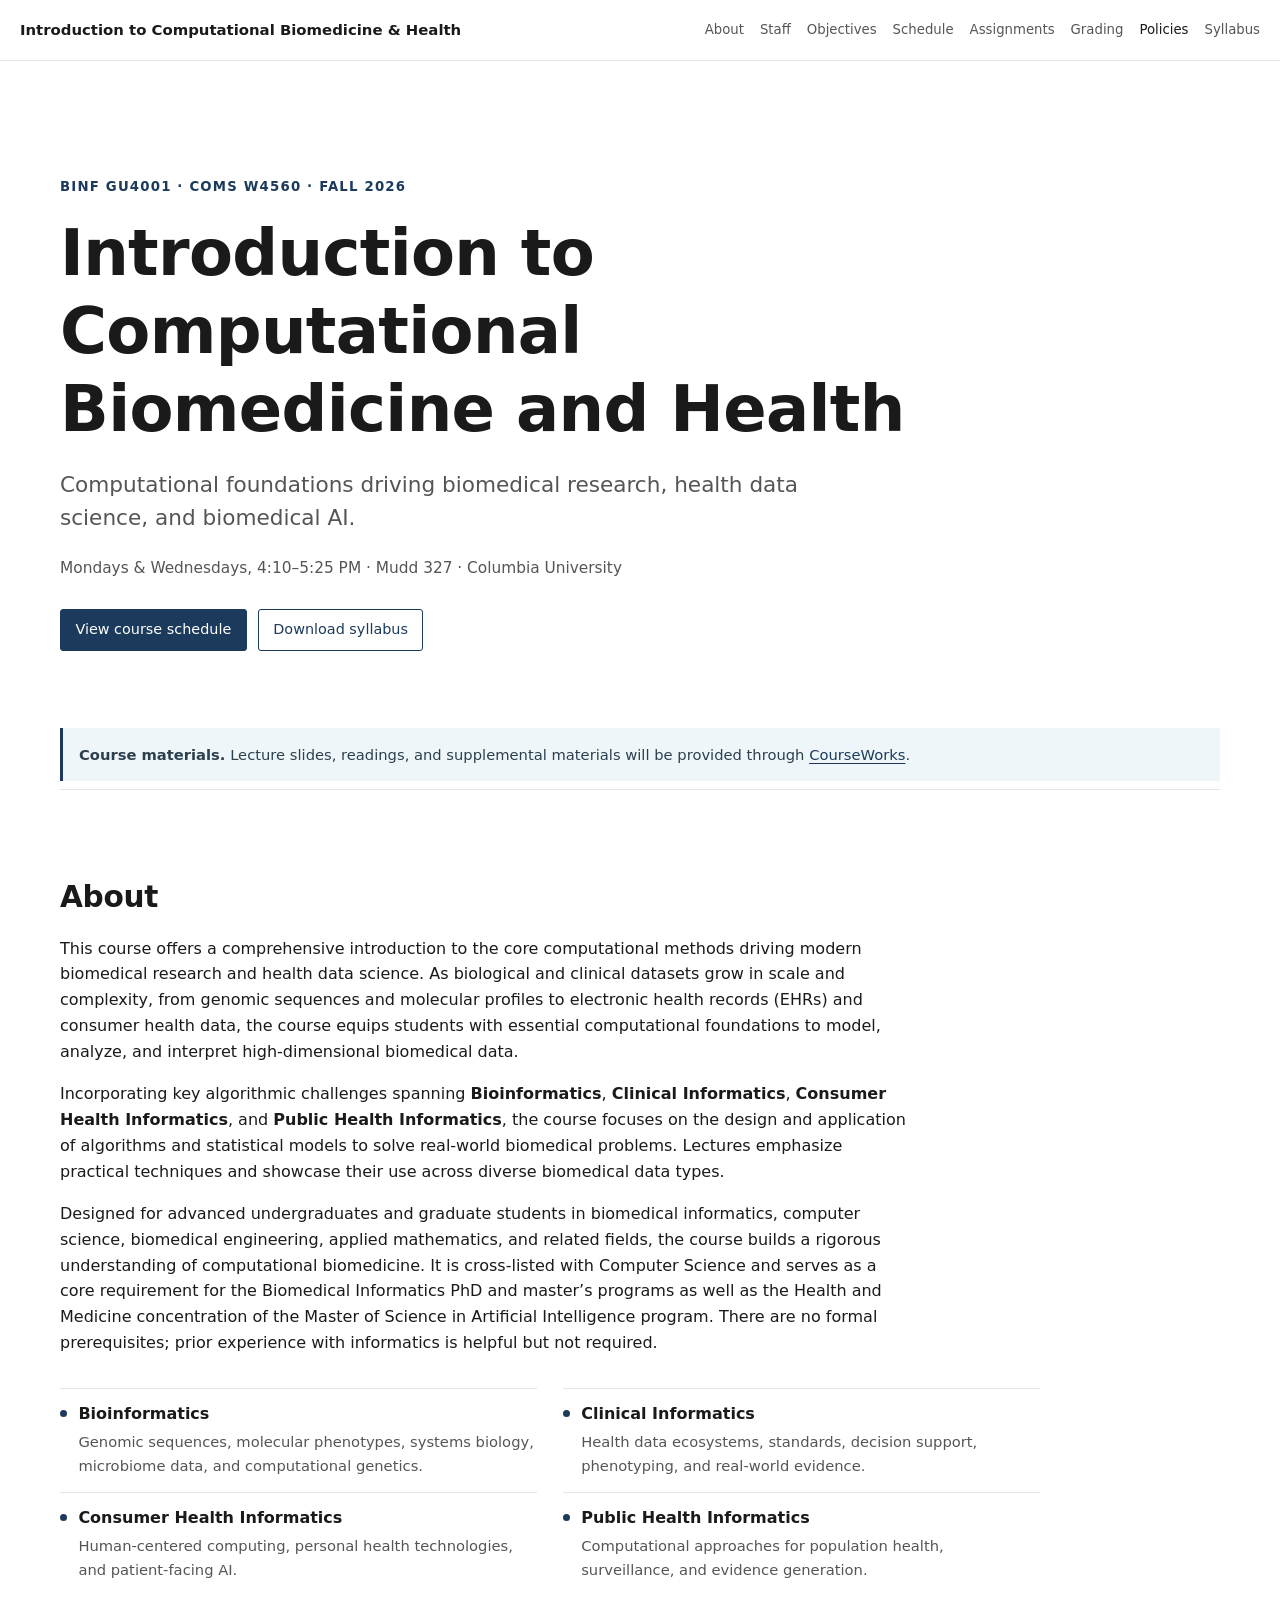
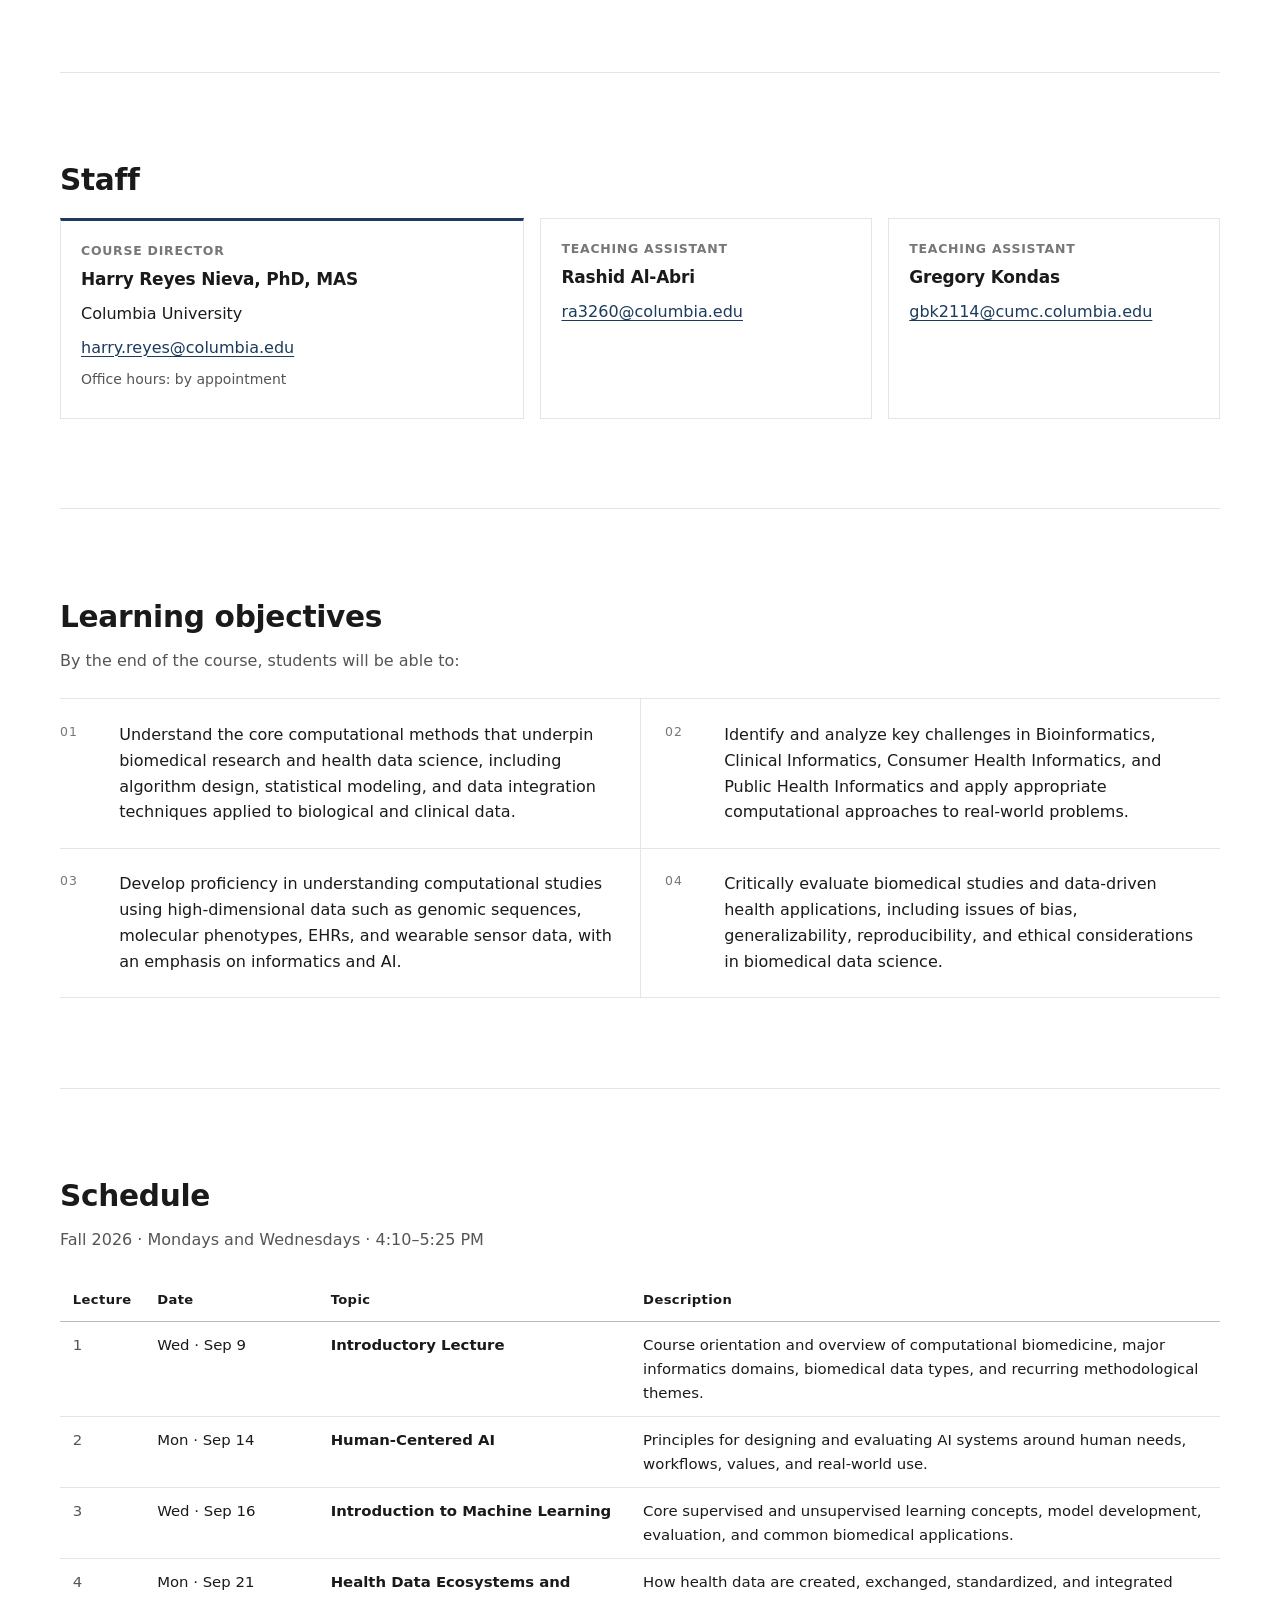
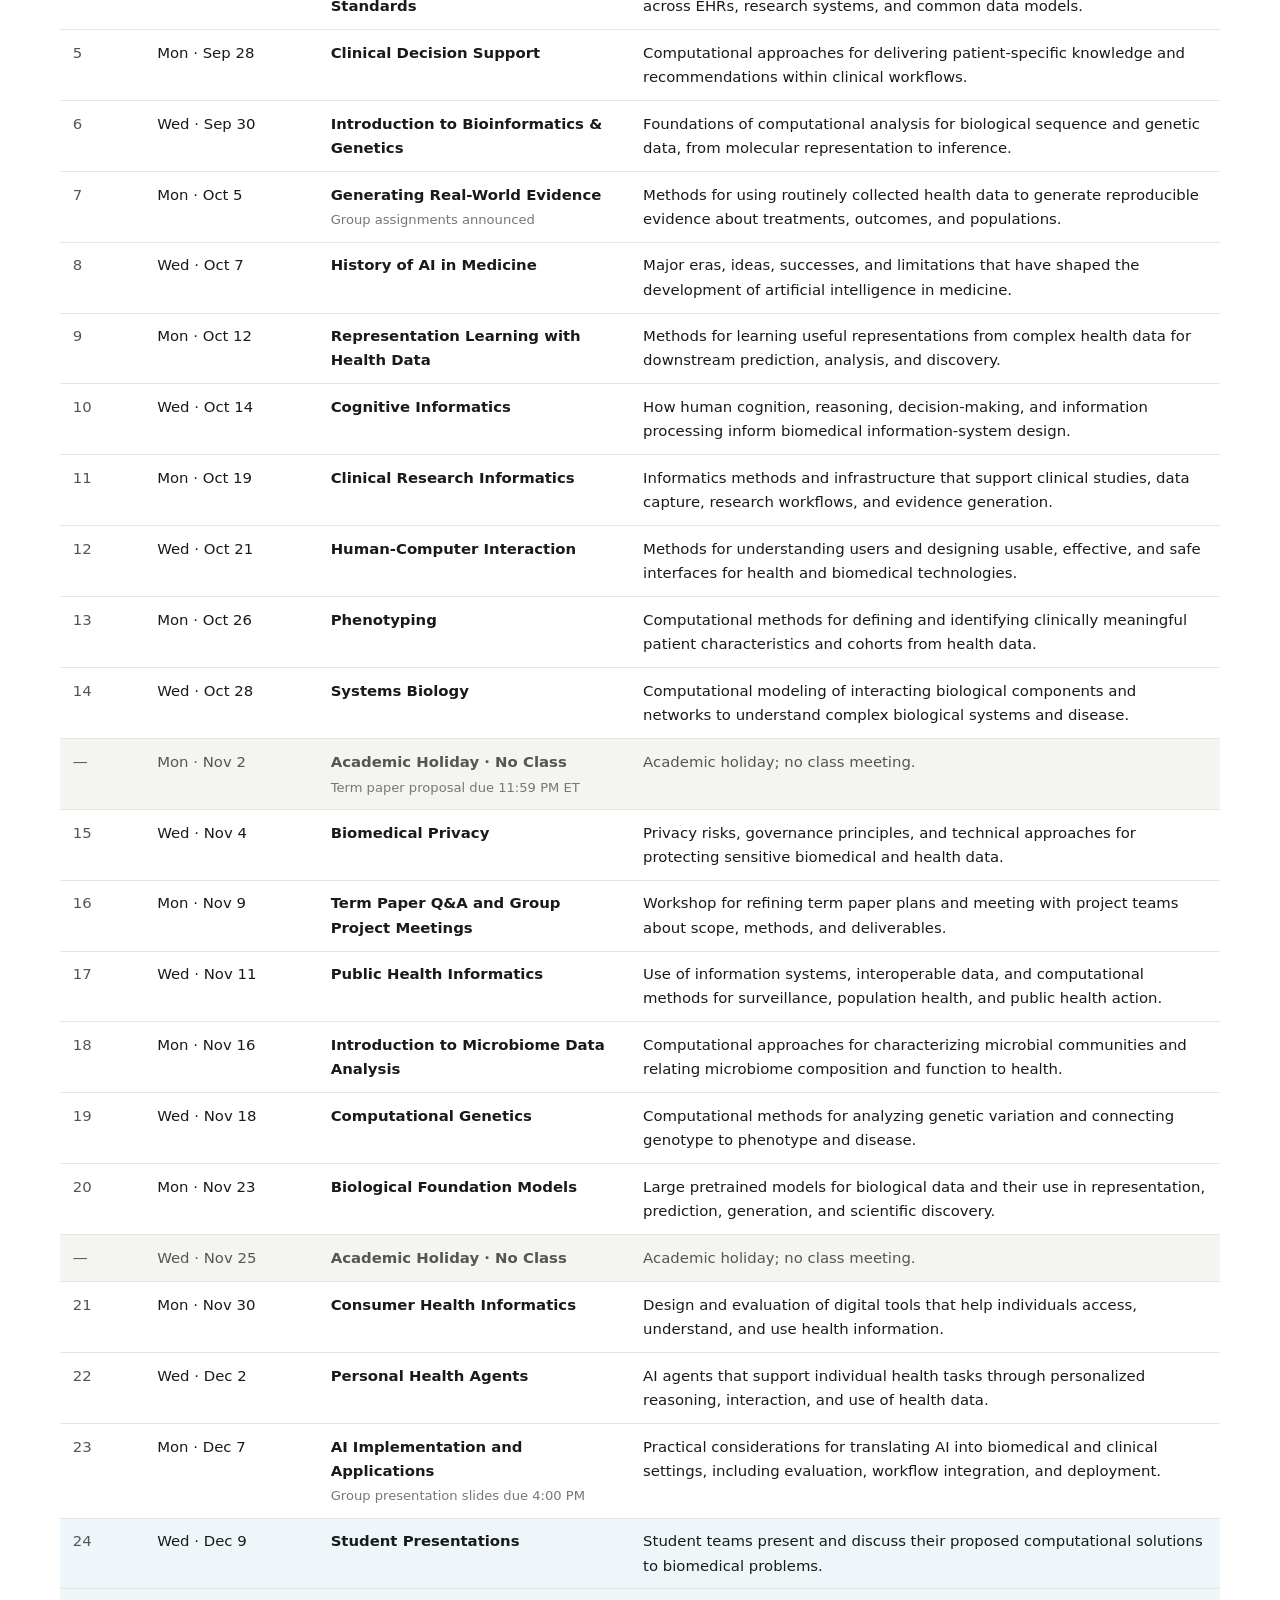
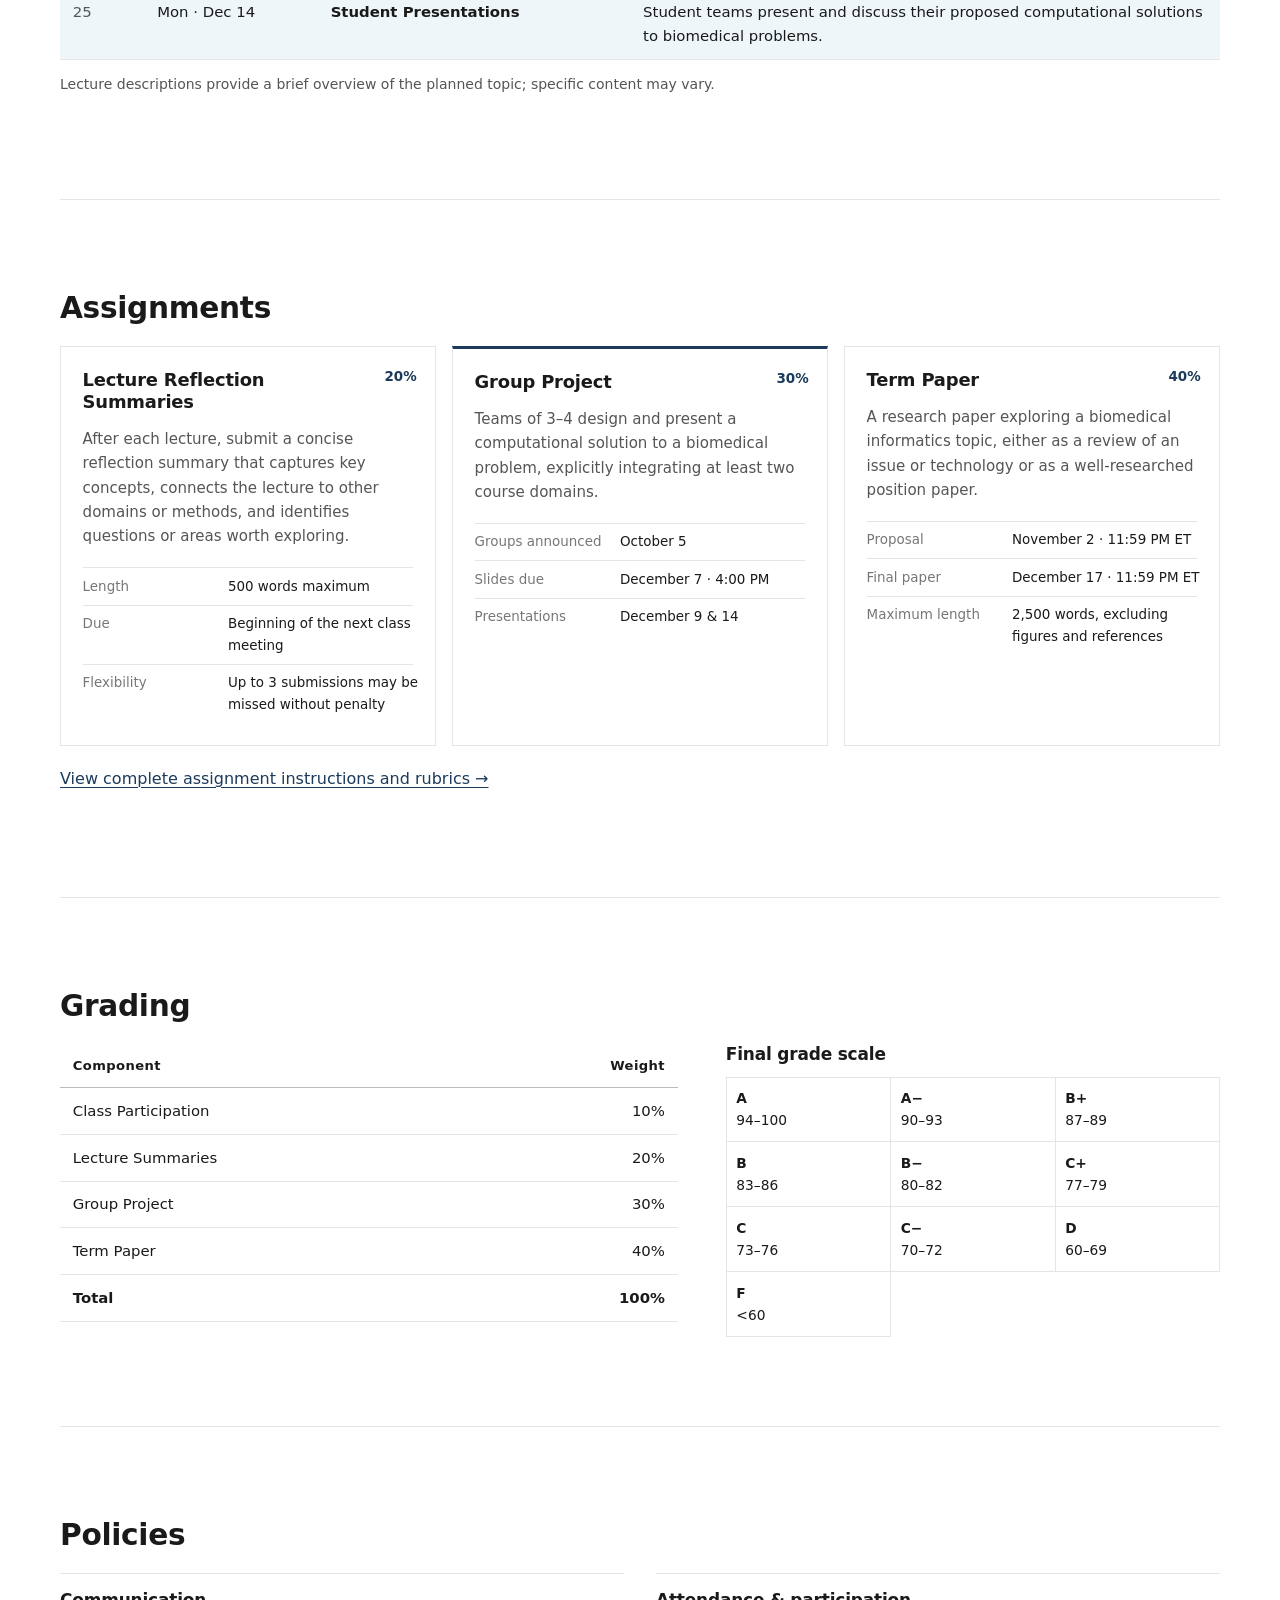
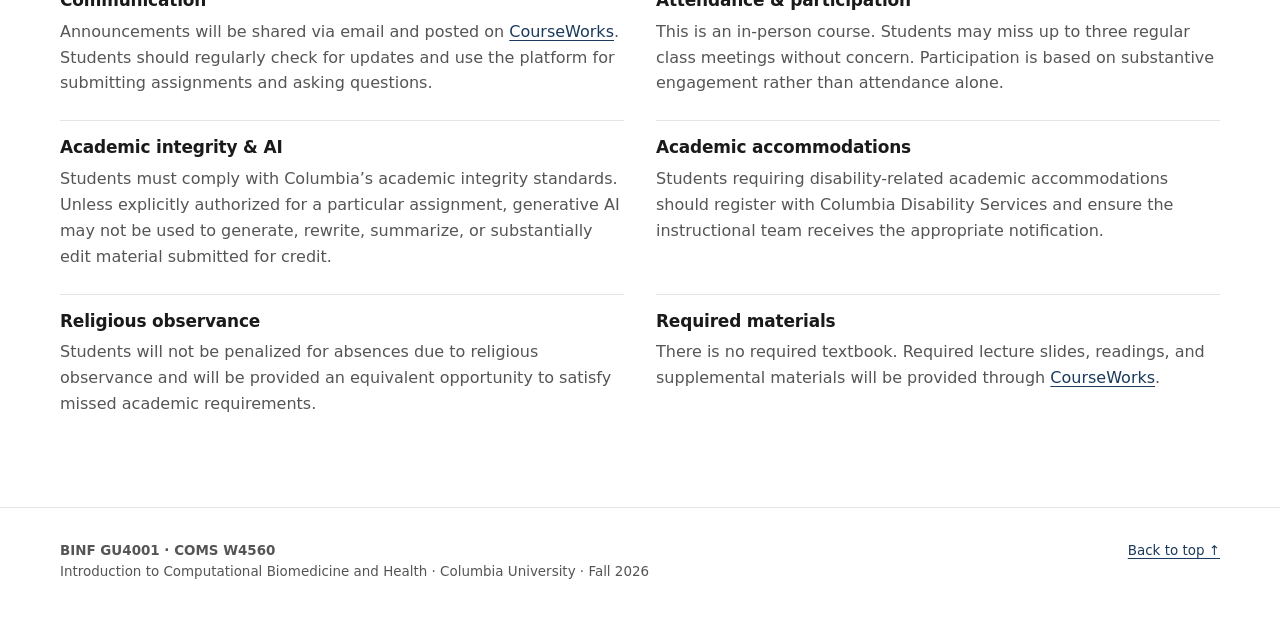
<file: index.html>
<!doctype html>
<html lang="en">
<head>
  <meta charset="utf-8" />
  <meta name="viewport" content="width=device-width, initial-scale=1" />
  <meta name="description" content="Fall 2026 course website for Introduction to Computational Biomedicine and Health (BINF GU4001 / COMS W4560) at Columbia University." />
  <meta name="theme-color" content="#1b3a5c" />
  <title>Introduction to Computational Biomedicine and Health · Fall 2026</title>
  <link rel="icon" href="assets/favicon.svg" type="image/svg+xml" />
  <link rel="stylesheet" href="styles.css" />
</head>
<body>
  <a class="skip-link" href="#main">Skip to main content</a>

  <header class="site-header" id="top">
    <div class="nav-wrap">
      <a class="brand" href="#top" aria-label="Course home">Introduction to Computational Biomedicine &amp; Health</a>
      <button class="nav-toggle" type="button" aria-expanded="false" aria-controls="site-nav">Menu</button>
      <nav id="site-nav" class="site-nav" aria-label="Primary navigation">
        <a href="#about">About</a>
        <a href="#staff">Staff</a>
        <a href="#objectives">Objectives</a>
        <a href="#schedule">Schedule</a>
        <a href="#assignments">Assignments</a>
        <a href="#grading">Grading</a>
        <a href="#policies">Policies</a>
        <a href="assets/BINFGU4001_COMSW4560_Syllabus_Fall2026.pdf" target="_blank">Syllabus</a>
      </nav>
    </div>
  </header>

  <main id="main">
    <section class="hero container-wide" aria-labelledby="course-title">
      <p class="eyebrow">BINF GU4001 · COMS W4560 · Fall 2026</p>
      <h1 id="course-title">Introduction to Computational Biomedicine and Health</h1>
      <p class="hero-subtitle">Computational foundations driving biomedical research, health data science, and biomedical AI.</p>
      <p class="meeting-line">Mondays &amp; Wednesdays, 4:10–5:25 PM · Mudd 327 · Columbia University</p>
      <div class="hero-actions">
        <a class="button" href="#schedule">View course schedule</a>
        <a class="button button-secondary" href="assets/BINFGU4001_COMSW4560_Syllabus_Fall2026.pdf" target="_blank">Download syllabus</a>
      </div>
    </section>

    <div class="container-wide notice" role="note">
      <strong>Course materials.</strong> Lecture slides, readings, and supplemental materials will be provided through <a href="https://courseworks2.columbia.edu/courses/255729" target="_blank">CourseWorks</a>.
    </div>

    <section id="about" class="section container-wide">
      <h2 class="section-h">About</h2>
      <div class="prose measure">
        <p>This course offers a comprehensive introduction to the core computational methods driving modern biomedical research and health data science. As biological and clinical datasets grow in scale and complexity, from genomic sequences and molecular profiles to electronic health records (EHRs) and consumer health data, the course equips students with essential computational foundations to model, analyze, and interpret high-dimensional biomedical data.</p>
        <p>Incorporating key algorithmic challenges spanning <strong>Bioinformatics</strong>, <strong>Clinical Informatics</strong>, <strong>Consumer Health Informatics</strong>, and <strong>Public Health Informatics</strong>, the course focuses on the design and application of algorithms and statistical models to solve real-world biomedical problems. Lectures emphasize practical techniques and showcase their use across diverse biomedical data types.</p>
        <p>Designed for advanced undergraduates and graduate students in biomedical informatics, computer science, biomedical engineering, applied mathematics, and related fields, the course builds a rigorous understanding of computational biomedicine. It is cross-listed with Computer Science and serves as a core requirement for the Biomedical Informatics PhD and master’s programs as well as the Health and Medicine concentration of the Master of Science in Artificial Intelligence program. There are no formal prerequisites; prior experience with informatics is helpful but not required.</p>
      </div>

      <div class="highlight-grid" aria-label="Course domains">
        <div class="highlight-item"><div><strong>Bioinformatics</strong><span>Genomic sequences, molecular phenotypes, systems biology, microbiome data, and computational genetics.</span></div></div>
        <div class="highlight-item"><div><strong>Clinical Informatics</strong><span>Health data ecosystems, standards, decision support, phenotyping, and real-world evidence.</span></div></div>
        <div class="highlight-item"><div><strong>Consumer Health Informatics</strong><span>Human-centered computing, personal health technologies, and patient-facing AI.</span></div></div>
        <div class="highlight-item"><div><strong>Public Health Informatics</strong><span>Computational approaches for population health, surveillance, and evidence generation.</span></div></div>
      </div>
    </section>

    <section id="staff" class="section container-wide">
      <h2 class="section-h">Staff</h2>
      <div class="staff-grid">
        <article class="staff-card primary-card">
          <p class="staff-role">Course Director</p>
          <h3>Harry Reyes Nieva, PhD, MAS</h3>
          <p>Columbia University</p>
          <p><a href="mailto:harry.reyes@columbia.edu">harry.reyes@columbia.edu</a></p>
          <p class="small">Office hours: by appointment</p>
        </article>
        <article class="staff-card">
          <p class="staff-role">Teaching Assistant</p>
          <h3>Rashid Al-Abri</h3>
          <p><a href="mailto:ra3260@columbia.edu">ra3260@columbia.edu</a></p>
        </article>
        <article class="staff-card">
          <p class="staff-role">Teaching Assistant</p>
          <h3>Gregory Kondas</h3>
          <p><a href="mailto:gbk2114@cumc.columbia.edu">gbk2114@cumc.columbia.edu</a></p>
        </article>
      </div>
    </section>

    <section id="objectives" class="section container-wide">
      <h2 class="section-h">Learning objectives</h2>
      <p class="section-intro">By the end of the course, students will be able to:</p>
      <div class="objective-grid">
        <article class="objective-card">
          <span class="objective-number">01</span>
          <p>Understand the core computational methods that underpin biomedical research and health data science, including algorithm design, statistical modeling, and data integration techniques applied to biological and clinical data.</p>
        </article>
        <article class="objective-card">
          <span class="objective-number">02</span>
          <p>Identify and analyze key challenges in Bioinformatics, Clinical Informatics, Consumer Health Informatics, and Public Health Informatics and apply appropriate computational approaches to real-world problems.</p>
        </article>
        <article class="objective-card">
          <span class="objective-number">03</span>
          <p>Develop proficiency in understanding computational studies using high-dimensional data such as genomic sequences, molecular phenotypes, EHRs, and wearable sensor data, with an emphasis on informatics and AI.</p>
        </article>
        <article class="objective-card">
          <span class="objective-number">04</span>
          <p>Critically evaluate biomedical studies and data-driven health applications, including issues of bias, generalizability, reproducibility, and ethical considerations in biomedical data science.</p>
        </article>
      </div>
    </section>

    <section id="schedule" class="section container-wide">
      <div class="section-heading-row">
        <div>
          <h2 class="section-h">Schedule</h2>
          <p class="section-intro">Fall 2026 · Mondays and Wednesdays · 4:10–5:25 PM</p>
        </div>
      </div>

      <div class="table-scroll">
        <table class="schedule-table">
          <thead>
            <tr>
              <th scope="col">Lecture</th>
              <th scope="col">Date</th>
              <th scope="col">Topic</th>
              <th scope="col">Description</th>
            </tr>
          </thead>
          <tbody>
            <tr><td data-label="Lecture">1</td><td data-label="Date">Wed · Sep 9</td><td data-label="Topic"><strong>Introductory Lecture</strong></td><td data-label="Description">Course orientation and overview of computational biomedicine, major informatics domains, biomedical data types, and recurring methodological themes.</td></tr>
            <tr><td data-label="Lecture">2</td><td data-label="Date">Mon · Sep 14</td><td data-label="Topic"><strong>Human-Centered AI</strong></td><td data-label="Description">Principles for designing and evaluating AI systems around human needs, workflows, values, and real-world use.</td></tr>
            <tr><td data-label="Lecture">3</td><td data-label="Date">Wed · Sep 16</td><td data-label="Topic"><strong>Introduction to Machine Learning</strong></td><td data-label="Description">Core supervised and unsupervised learning concepts, model development, evaluation, and common biomedical applications.</td></tr>
            <tr><td data-label="Lecture">4</td><td data-label="Date">Mon · Sep 21</td><td data-label="Topic"><strong>Health Data Ecosystems and Standards</strong></td><td data-label="Description">How health data are created, exchanged, standardized, and integrated across EHRs, research systems, and common data models.</td></tr>
            <tr><td data-label="Lecture">5</td><td data-label="Date">Mon · Sep 28</td><td data-label="Topic"><strong>Clinical Decision Support</strong></td><td data-label="Description">Computational approaches for delivering patient-specific knowledge and recommendations within clinical workflows.</td></tr>
            <tr><td data-label="Lecture">6</td><td data-label="Date">Wed · Sep 30</td><td data-label="Topic"><strong>Introduction to Bioinformatics &amp; Genetics</strong></td><td data-label="Description">Foundations of computational analysis for biological sequence and genetic data, from molecular representation to inference.</td></tr>
            <tr><td data-label="Lecture">7</td><td data-label="Date">Mon · Oct 5</td><td data-label="Topic"><strong>Generating Real-World Evidence</strong><span class="row-note">Group assignments announced</span></td><td data-label="Description">Methods for using routinely collected health data to generate reproducible evidence about treatments, outcomes, and populations.</td></tr>
            <tr><td data-label="Lecture">8</td><td data-label="Date">Wed · Oct 7</td><td data-label="Topic"><strong>History of AI in Medicine</strong></td><td data-label="Description">Major eras, ideas, successes, and limitations that have shaped the development of artificial intelligence in medicine.</td></tr>
            <tr><td data-label="Lecture">9</td><td data-label="Date">Mon · Oct 12</td><td data-label="Topic"><strong>Representation Learning with Health Data</strong></td><td data-label="Description">Methods for learning useful representations from complex health data for downstream prediction, analysis, and discovery.</td></tr>
            <tr><td data-label="Lecture">10</td><td data-label="Date">Wed · Oct 14</td><td data-label="Topic"><strong>Cognitive Informatics</strong></td><td data-label="Description">How human cognition, reasoning, decision-making, and information processing inform biomedical information-system design.</td></tr>
            <tr><td data-label="Lecture">11</td><td data-label="Date">Mon · Oct 19</td><td data-label="Topic"><strong>Clinical Research Informatics</strong></td><td data-label="Description">Informatics methods and infrastructure that support clinical studies, data capture, research workflows, and evidence generation.</td></tr>
            <tr><td data-label="Lecture">12</td><td data-label="Date">Wed · Oct 21</td><td data-label="Topic"><strong>Human-Computer Interaction</strong></td><td data-label="Description">Methods for understanding users and designing usable, effective, and safe interfaces for health and biomedical technologies.</td></tr>
            <tr><td data-label="Lecture">13</td><td data-label="Date">Mon · Oct 26</td><td data-label="Topic"><strong>Phenotyping</strong></td><td data-label="Description">Computational methods for defining and identifying clinically meaningful patient characteristics and cohorts from health data.</td></tr>
            <tr><td data-label="Lecture">14</td><td data-label="Date">Wed · Oct 28</td><td data-label="Topic"><strong>Systems Biology</strong></td><td data-label="Description">Computational modeling of interacting biological components and networks to understand complex biological systems and disease.</td></tr>
            <tr class="break-row"><td data-label="Lecture">—</td><td data-label="Date">Mon · Nov 2</td><td data-label="Topic"><strong>Academic Holiday · No Class</strong><span class="row-note">Term paper proposal due 11:59 PM ET</span></td><td data-label="Description">Academic holiday; no class meeting.</td></tr>
            <tr><td data-label="Lecture">15</td><td data-label="Date">Wed · Nov 4</td><td data-label="Topic"><strong>Biomedical Privacy</strong></td><td data-label="Description">Privacy risks, governance principles, and technical approaches for protecting sensitive biomedical and health data.</td></tr>
            <tr><td data-label="Lecture">16</td><td data-label="Date">Mon · Nov 9</td><td data-label="Topic"><strong>Term Paper Q&amp;A and Group Project Meetings</strong></td><td data-label="Description">Workshop for refining term paper plans and meeting with project teams about scope, methods, and deliverables.</td></tr>
            <tr><td data-label="Lecture">17</td><td data-label="Date">Wed · Nov 11</td><td data-label="Topic"><strong>Public Health Informatics</strong></td><td data-label="Description">Use of information systems, interoperable data, and computational methods for surveillance, population health, and public health action.</td></tr>
            <tr><td data-label="Lecture">18</td><td data-label="Date">Mon · Nov 16</td><td data-label="Topic"><strong>Introduction to Microbiome Data Analysis</strong></td><td data-label="Description">Computational approaches for characterizing microbial communities and relating microbiome composition and function to health.</td></tr>
            <tr><td data-label="Lecture">19</td><td data-label="Date">Wed · Nov 18</td><td data-label="Topic"><strong>Computational Genetics</strong></td><td data-label="Description">Computational methods for analyzing genetic variation and connecting genotype to phenotype and disease.</td></tr>
            <tr><td data-label="Lecture">20</td><td data-label="Date">Mon · Nov 23</td><td data-label="Topic"><strong>Biological Foundation Models</strong></td><td data-label="Description">Large pretrained models for biological data and their use in representation, prediction, generation, and scientific discovery.</td></tr>
            <tr class="break-row"><td data-label="Lecture">—</td><td data-label="Date">Wed · Nov 25</td><td data-label="Topic"><strong>Academic Holiday · No Class</strong></td><td data-label="Description">Academic holiday; no class meeting.</td></tr>
            <tr><td data-label="Lecture">21</td><td data-label="Date">Mon · Nov 30</td><td data-label="Topic"><strong>Consumer Health Informatics</strong></td><td data-label="Description">Design and evaluation of digital tools that help individuals access, understand, and use health information.</td></tr>
            <tr><td data-label="Lecture">22</td><td data-label="Date">Wed · Dec 2</td><td data-label="Topic"><strong>Personal Health Agents</strong></td><td data-label="Description">AI agents that support individual health tasks through personalized reasoning, interaction, and use of health data.</td></tr>
            <tr><td data-label="Lecture">23</td><td data-label="Date">Mon · Dec 7</td><td data-label="Topic"><strong>AI Implementation and Applications</strong><span class="row-note">Group presentation slides due 4:00 PM</span></td><td data-label="Description">Practical considerations for translating AI into biomedical and clinical settings, including evaluation, workflow integration, and deployment.</td></tr>
            <tr class="presentation-row"><td data-label="Lecture">24</td><td data-label="Date">Wed · Dec 9</td><td data-label="Topic"><strong>Student Presentations</strong></td><td data-label="Description">Student teams present and discuss their proposed computational solutions to biomedical problems.</td></tr>
            <tr class="presentation-row"><td data-label="Lecture">25</td><td data-label="Date">Mon · Dec 14</td><td data-label="Topic"><strong>Student Presentations</strong></td><td data-label="Description">Student teams present and discuss their proposed computational solutions to biomedical problems.</td></tr>
          </tbody>
        </table>
      </div>
      <p class="small schedule-note">Lecture descriptions provide a brief overview of the planned topic; specific content may vary.</p>
    </section>

    <section id="assignments" class="section container-wide">
      <h2 class="section-h">Assignments</h2>
      <div class="assignment-grid">
        <article class="assignment-card">
          <div class="assignment-weight">20%</div>
          <h3>Lecture Reflection Summaries</h3>
          <p>After each lecture, submit a concise reflection summary that captures key concepts, connects the lecture to other domains or methods, and identifies questions or areas worth exploring.</p>
          <dl>
            <div><dt>Length</dt><dd>500 words maximum</dd></div>
            <div><dt>Due</dt><dd>Beginning of the next class meeting</dd></div>
            <div><dt>Flexibility</dt><dd>Up to 3 submissions may be missed without penalty</dd></div>
          </dl>
        </article>

        <article class="assignment-card feature-card">
          <div class="assignment-weight">30%</div>
          <h3>Group Project</h3>
          <p>Teams of 3–4 design and present a computational solution to a biomedical problem, explicitly integrating at least two course domains.</p>
          <dl>
            <div><dt>Groups announced</dt><dd>October 5</dd></div>
            <div><dt>Slides due</dt><dd>December 7 · 4:00 PM</dd></div>
            <div><dt>Presentations</dt><dd>December 9 &amp; 14</dd></div>
          </dl>
        </article>

        <article class="assignment-card">
          <div class="assignment-weight">40%</div>
          <h3>Term Paper</h3>
          <p>A research paper exploring a biomedical informatics topic, either as a review of an issue or technology or as a well-researched position paper.</p>
          <dl>
            <div><dt>Proposal</dt><dd>November 2 · 11:59 PM ET</dd></div>
            <div><dt>Final paper</dt><dd>December 17 · 11:59 PM ET</dd></div>
            <div><dt>Maximum length</dt><dd>2,500 words, excluding figures and references</dd></div>
          </dl>
        </article>
      </div>
      <p class="section-cta"><a href="assignments.html">View complete assignment instructions and rubrics →</a></p>
    </section>

    <section id="grading" class="section container-wide">
      <h2 class="section-h">Grading</h2>
      <div class="grading-layout">
        <div>
          <table class="grading-table">
            <thead><tr><th scope="col">Component</th><th scope="col">Weight</th></tr></thead>
            <tbody>
              <tr><td>Class Participation</td><td>10%</td></tr>
              <tr><td>Lecture Summaries</td><td>20%</td></tr>
              <tr><td>Group Project</td><td>30%</td></tr>
              <tr><td>Term Paper</td><td>40%</td></tr>
              <tr class="total-row"><td><strong>Total</strong></td><td><strong>100%</strong></td></tr>
            </tbody>
          </table>
        </div>
        <div>
          <h3 class="mini-heading">Final grade scale</h3>
          <div class="grade-scale" aria-label="Final grade scale">
            <span><strong>A</strong> 94–100</span><span><strong>A−</strong> 90–93</span><span><strong>B+</strong> 87–89</span>
            <span><strong>B</strong> 83–86</span><span><strong>B−</strong> 80–82</span><span><strong>C+</strong> 77–79</span>
            <span><strong>C</strong> 73–76</span><span><strong>C−</strong> 70–72</span><span><strong>D</strong> 60–69</span>
            <span><strong>F</strong> &lt;60</span>
          </div>
        </div>
      </div>
    </section>

    <section id="policies" class="section container-wide">
      <h2 class="section-h">Policies</h2>
      <div class="policy-grid">
        <article class="policy-card">
          <h3>Communication</h3>
          <p>Announcements will be shared via email and posted on <a href="https://courseworks2.columbia.edu/courses/255729" target="_blank">CourseWorks</a>. Students should regularly check for updates and use the platform for submitting assignments and asking questions.</p>
        </article>
        <article class="policy-card">
          <h3>Attendance &amp; participation</h3>
          <p>This is an in-person course. Students may miss up to three regular class meetings without concern. Participation is based on substantive engagement rather than attendance alone.</p>
        </article>
        <article class="policy-card">
          <h3>Academic integrity &amp; AI</h3>
          <p>Students must comply with Columbia’s academic integrity standards. Unless explicitly authorized for a particular assignment, generative AI may not be used to generate, rewrite, summarize, or substantially edit material submitted for credit.</p>
        </article>
        <article class="policy-card">
          <h3>Academic accommodations</h3>
          <p>Students requiring disability-related academic accommodations should register with Columbia Disability Services and ensure the instructional team receives the appropriate notification.</p>
        </article>
        <article class="policy-card">
          <h3>Religious observance</h3>
          <p>Students will not be penalized for absences due to religious observance and will be provided an equivalent opportunity to satisfy missed academic requirements.</p>
        </article>
        <article class="policy-card">
          <h3>Required materials</h3>
          <p>There is no required textbook. Required lecture slides, readings, and supplemental materials will be provided through <a href="https://courseworks2.columbia.edu/courses/255729" target="_blank">CourseWorks</a>.</p>
        </article>
      </div>
    </section>
  </main>

  <footer class="site-footer">
    <div class="container-wide footer-inner">
      <div>
        <strong>BINF GU4001 · COMS W4560</strong><br />
        Introduction to Computational Biomedicine and Health · Columbia University · Fall 2026
      </div>
      <a href="#top">Back to top ↑</a>
    </div>
  </footer>

  <script src="script.js"></script>
</body>
</html>
</file>
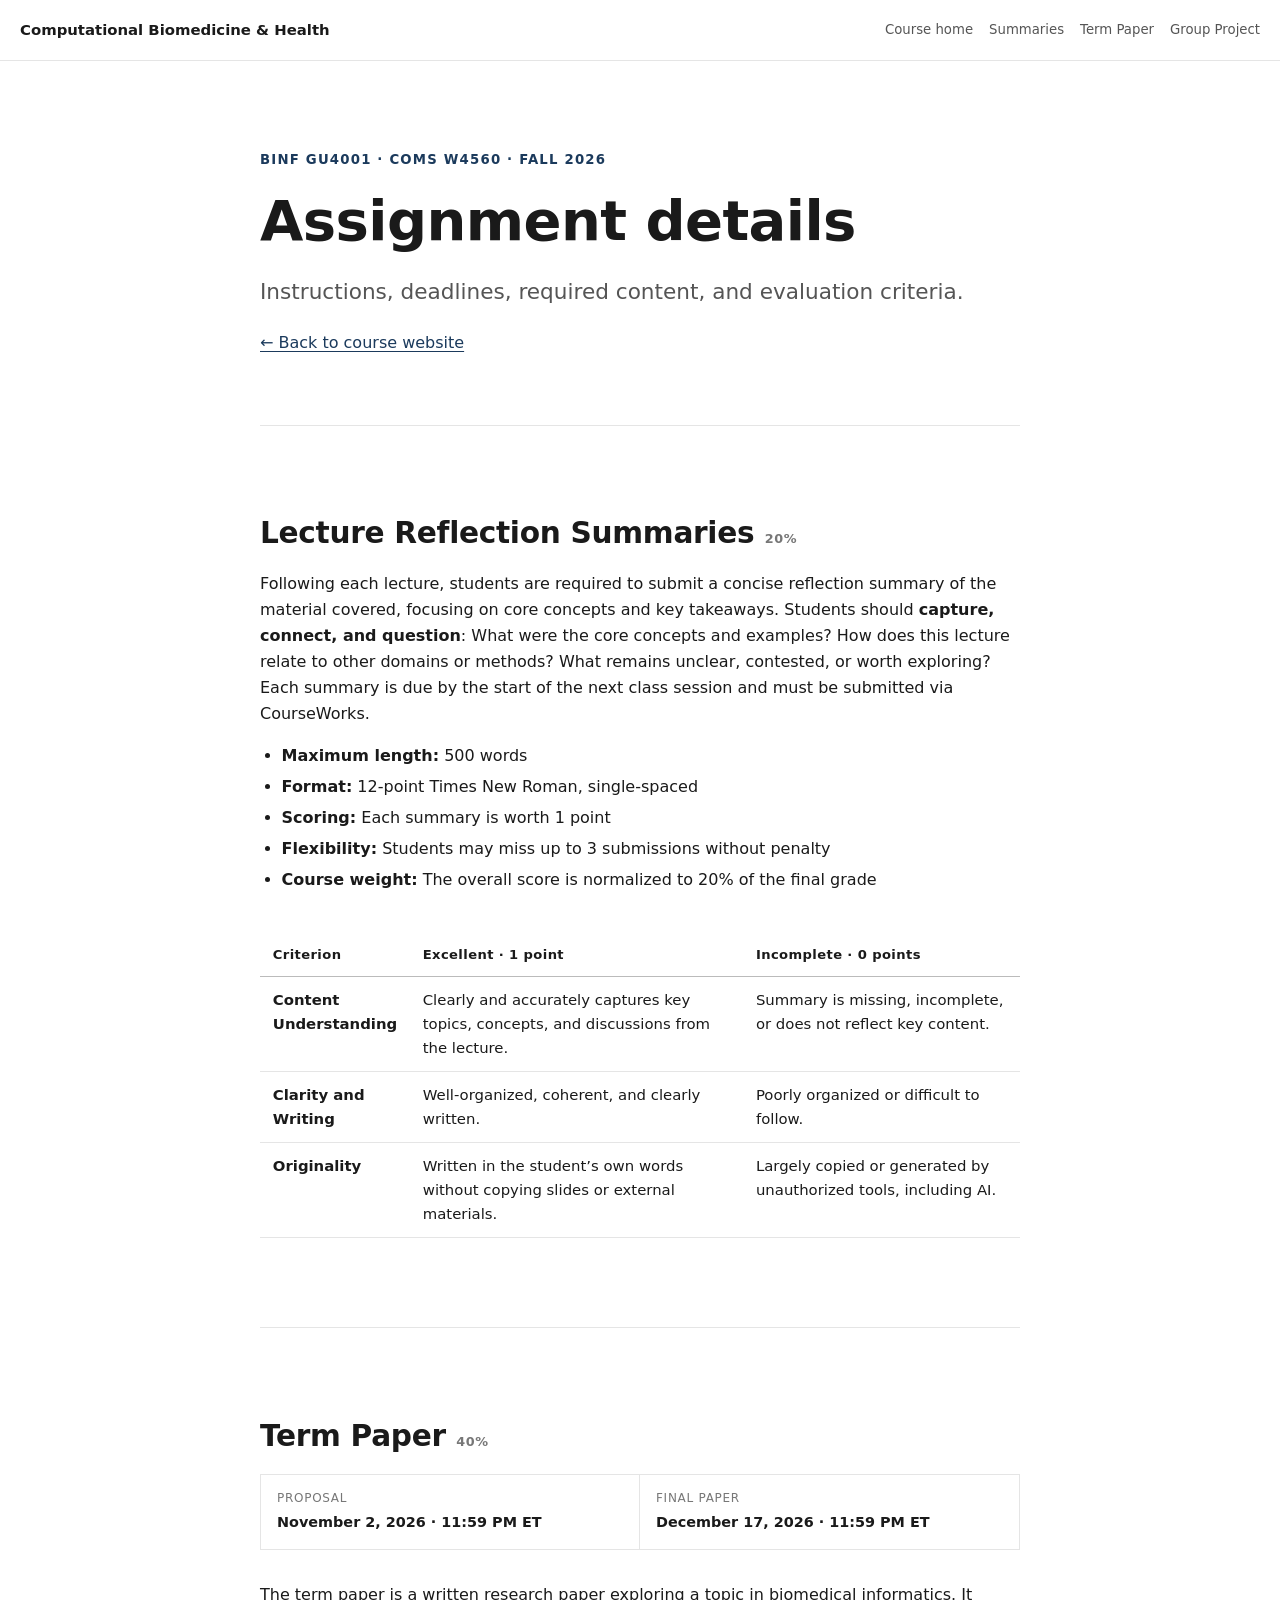
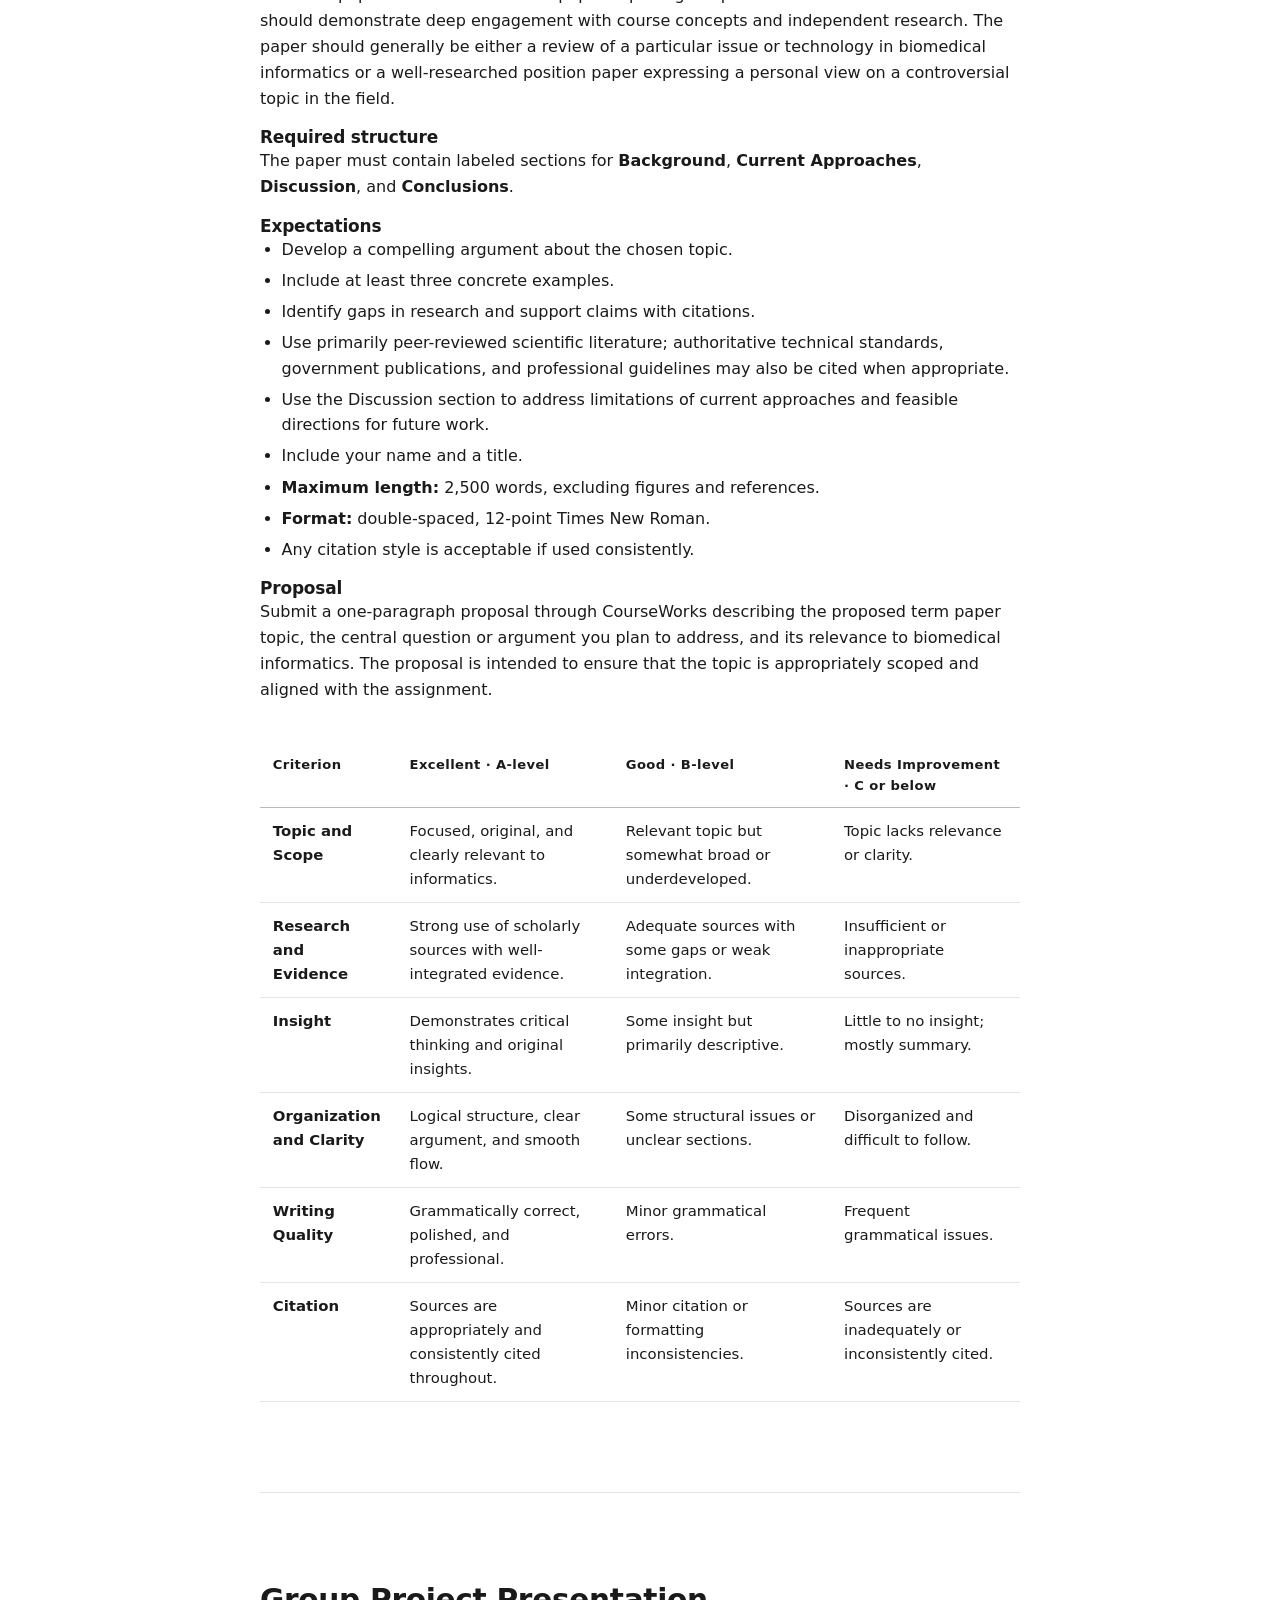
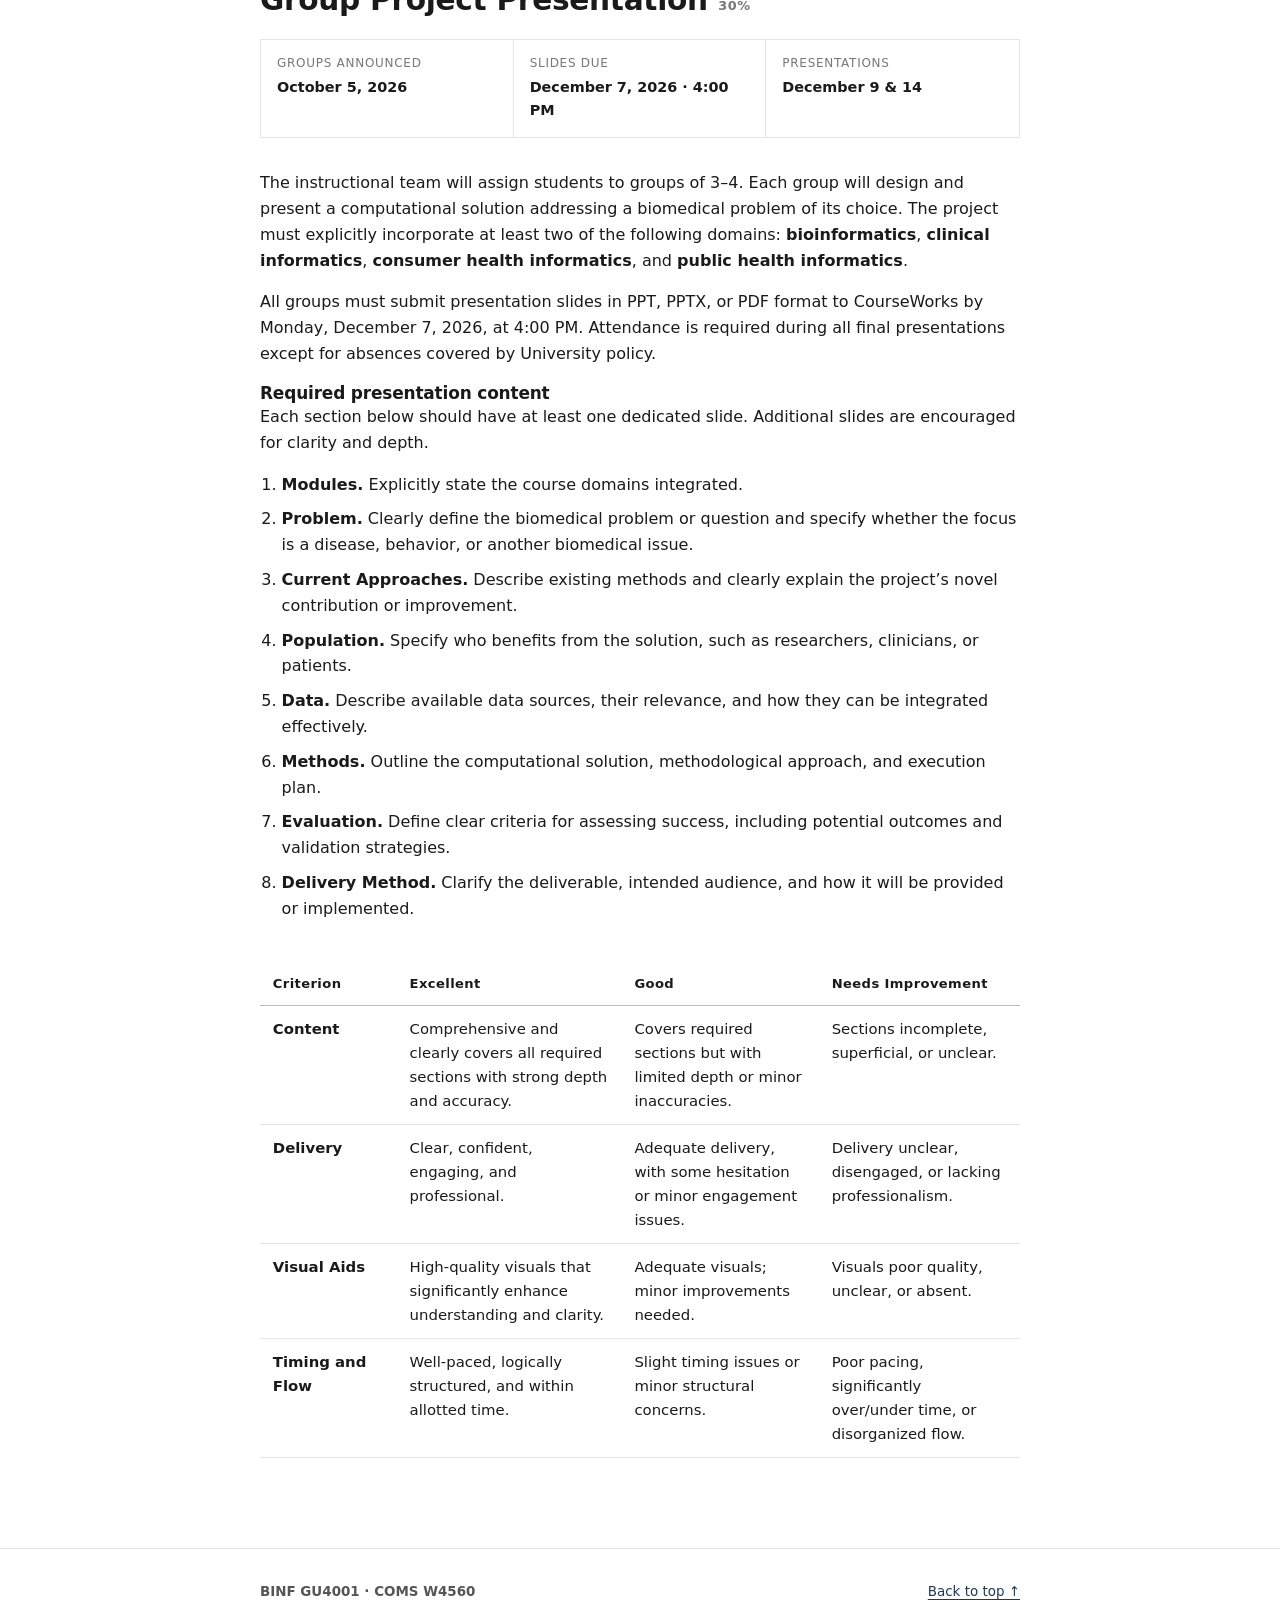
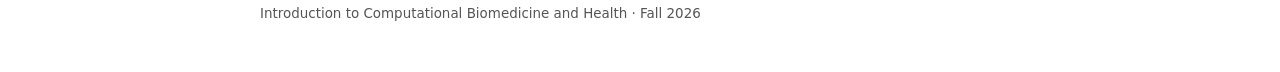
<file: assignments.html>
<!doctype html>
<html lang="en">
<head>
  <meta charset="utf-8" />
  <meta name="viewport" content="width=device-width, initial-scale=1" />
  <meta name="description" content="Assignment instructions and rubrics for BINF GU4001 / COMS W4560, Fall 2026." />
  <meta name="theme-color" content="#1b3a5c" />
  <title>Assignments · Introduction to Computational Biomedicine and Health</title>
  <link rel="icon" href="assets/favicon.svg" type="image/svg+xml" />
  <link rel="stylesheet" href="styles.css" />
</head>
<body>
  <a class="skip-link" href="#main">Skip to main content</a>
  <header class="site-header" id="top">
    <div class="nav-wrap">
      <a class="brand" href="index.html">Computational Biomedicine &amp; Health</a>
      <nav class="site-nav subpage-nav" aria-label="Page navigation">
        <a href="index.html">Course home</a>
        <a href="#summaries">Summaries</a>
        <a href="#term-paper">Term Paper</a>
        <a href="#group-project">Group Project</a>
      </nav>
    </div>
  </header>

  <main id="main">
    <section class="subpage-hero container">
      <p class="eyebrow">BINF GU4001 · COMS W4560 · Fall 2026</p>
      <h1>Assignment details</h1>
      <p class="hero-subtitle">Instructions, deadlines, required content, and evaluation criteria.</p>
      <p><a href="index.html#assignments">← Back to course website</a></p>
    </section>

    <section id="summaries" class="section container">
      <h2 class="section-h">Lecture Reflection Summaries <span class="heading-weight">20%</span></h2>
      <div class="prose">
        <p>Following each lecture, students are required to submit a concise reflection summary of the material covered, focusing on core concepts and key takeaways. Students should <strong>capture, connect, and question</strong>: What were the core concepts and examples? How does this lecture relate to other domains or methods? What remains unclear, contested, or worth exploring? Each summary is due by the start of the next class session and must be submitted via CourseWorks.</p>
        <ul>
          <li><strong>Maximum length:</strong> 500 words</li>
          <li><strong>Format:</strong> 12-point Times New Roman, single-spaced</li>
          <li><strong>Scoring:</strong> Each summary is worth 1 point</li>
          <li><strong>Flexibility:</strong> Students may miss up to 3 submissions without penalty</li>
          <li><strong>Course weight:</strong> The overall score is normalized to 20% of the final grade</li>
        </ul>
      </div>
      <div class="table-scroll">
        <table class="rubric-table">
          <thead><tr><th>Criterion</th><th>Excellent · 1 point</th><th>Incomplete · 0 points</th></tr></thead>
          <tbody>
            <tr><td><strong>Content Understanding</strong></td><td>Clearly and accurately captures key topics, concepts, and discussions from the lecture.</td><td>Summary is missing, incomplete, or does not reflect key content.</td></tr>
            <tr><td><strong>Clarity and Writing</strong></td><td>Well-organized, coherent, and clearly written.</td><td>Poorly organized or difficult to follow.</td></tr>
            <tr><td><strong>Originality</strong></td><td>Written in the student’s own words without copying slides or external materials.</td><td>Largely copied or generated by unauthorized tools, including AI.</td></tr>
          </tbody>
        </table>
      </div>
    </section>

    <section id="term-paper" class="section container">
      <h2 class="section-h">Term Paper <span class="heading-weight">40%</span></h2>
      <div class="deadline-strip">
        <div><span>Proposal</span><strong>November 2, 2026 · 11:59 PM ET</strong></div>
        <div><span>Final paper</span><strong>December 17, 2026 · 11:59 PM ET</strong></div>
      </div>
      <div class="prose">
        <p>The term paper is a written research paper exploring a topic in biomedical informatics. It should demonstrate deep engagement with course concepts and independent research. The paper should generally be either a review of a particular issue or technology in biomedical informatics or a well-researched position paper expressing a personal view on a controversial topic in the field.</p>
        <h3>Required structure</h3>
        <p>The paper must contain labeled sections for <strong>Background</strong>, <strong>Current Approaches</strong>, <strong>Discussion</strong>, and <strong>Conclusions</strong>.</p>
        <h3>Expectations</h3>
        <ul>
          <li>Develop a compelling argument about the chosen topic.</li>
          <li>Include at least three concrete examples.</li>
          <li>Identify gaps in research and support claims with citations.</li>
          <li>Use primarily peer-reviewed scientific literature; authoritative technical standards, government publications, and professional guidelines may also be cited when appropriate.</li>
          <li>Use the Discussion section to address limitations of current approaches and feasible directions for future work.</li>
          <li>Include your name and a title.</li>
          <li><strong>Maximum length:</strong> 2,500 words, excluding figures and references.</li>
          <li><strong>Format:</strong> double-spaced, 12-point Times New Roman.</li>
          <li>Any citation style is acceptable if used consistently.</li>
        </ul>
        <h3>Proposal</h3>
        <p>Submit a one-paragraph proposal through CourseWorks describing the proposed term paper topic, the central question or argument you plan to address, and its relevance to biomedical informatics. The proposal is intended to ensure that the topic is appropriately scoped and aligned with the assignment.</p>
      </div>

      <div class="table-scroll">
        <table class="rubric-table">
          <thead><tr><th>Criterion</th><th>Excellent · A-level</th><th>Good · B-level</th><th>Needs Improvement · C or below</th></tr></thead>
          <tbody>
            <tr><td><strong>Topic and Scope</strong></td><td>Focused, original, and clearly relevant to informatics.</td><td>Relevant topic but somewhat broad or underdeveloped.</td><td>Topic lacks relevance or clarity.</td></tr>
            <tr><td><strong>Research and Evidence</strong></td><td>Strong use of scholarly sources with well-integrated evidence.</td><td>Adequate sources with some gaps or weak integration.</td><td>Insufficient or inappropriate sources.</td></tr>
            <tr><td><strong>Insight</strong></td><td>Demonstrates critical thinking and original insights.</td><td>Some insight but primarily descriptive.</td><td>Little to no insight; mostly summary.</td></tr>
            <tr><td><strong>Organization and Clarity</strong></td><td>Logical structure, clear argument, and smooth flow.</td><td>Some structural issues or unclear sections.</td><td>Disorganized and difficult to follow.</td></tr>
            <tr><td><strong>Writing Quality</strong></td><td>Grammatically correct, polished, and professional.</td><td>Minor grammatical errors.</td><td>Frequent grammatical issues.</td></tr>
            <tr><td><strong>Citation</strong></td><td>Sources are appropriately and consistently cited throughout.</td><td>Minor citation or formatting inconsistencies.</td><td>Sources are inadequately or inconsistently cited.</td></tr>
          </tbody>
        </table>
      </div>
    </section>

    <section id="group-project" class="section container">
      <h2 class="section-h">Group Project Presentation <span class="heading-weight">30%</span></h2>
      <div class="deadline-strip three">
        <div><span>Groups announced</span><strong>October 5, 2026</strong></div>
        <div><span>Slides due</span><strong>December 7, 2026 · 4:00 PM</strong></div>
        <div><span>Presentations</span><strong>December 9 &amp; 14</strong></div>
      </div>
      <div class="prose">
        <p>The instructional team will assign students to groups of 3–4. Each group will design and present a computational solution addressing a biomedical problem of its choice. The project must explicitly incorporate at least two of the following domains: <strong>bioinformatics</strong>, <strong>clinical informatics</strong>, <strong>consumer health informatics</strong>, and <strong>public health informatics</strong>.</p>
        <p>All groups must submit presentation slides in PPT, PPTX, or PDF format to CourseWorks by Monday, December 7, 2026, at 4:00 PM. Attendance is required during all final presentations except for absences covered by University policy.</p>
        <h3>Required presentation content</h3>
        <p>Each section below should have at least one dedicated slide. Additional slides are encouraged for clarity and depth.</p>
        <ol class="numbered-requirements">
          <li><strong>Modules.</strong> Explicitly state the course domains integrated.</li>
          <li><strong>Problem.</strong> Clearly define the biomedical problem or question and specify whether the focus is a disease, behavior, or another biomedical issue.</li>
          <li><strong>Current Approaches.</strong> Describe existing methods and clearly explain the project’s novel contribution or improvement.</li>
          <li><strong>Population.</strong> Specify who benefits from the solution, such as researchers, clinicians, or patients.</li>
          <li><strong>Data.</strong> Describe available data sources, their relevance, and how they can be integrated effectively.</li>
          <li><strong>Methods.</strong> Outline the computational solution, methodological approach, and execution plan.</li>
          <li><strong>Evaluation.</strong> Define clear criteria for assessing success, including potential outcomes and validation strategies.</li>
          <li><strong>Delivery Method.</strong> Clarify the deliverable, intended audience, and how it will be provided or implemented.</li>
        </ol>
      </div>

      <div class="table-scroll">
        <table class="rubric-table">
          <thead><tr><th>Criterion</th><th>Excellent</th><th>Good</th><th>Needs Improvement</th></tr></thead>
          <tbody>
            <tr><td><strong>Content</strong></td><td>Comprehensive and clearly covers all required sections with strong depth and accuracy.</td><td>Covers required sections but with limited depth or minor inaccuracies.</td><td>Sections incomplete, superficial, or unclear.</td></tr>
            <tr><td><strong>Delivery</strong></td><td>Clear, confident, engaging, and professional.</td><td>Adequate delivery, with some hesitation or minor engagement issues.</td><td>Delivery unclear, disengaged, or lacking professionalism.</td></tr>
            <tr><td><strong>Visual Aids</strong></td><td>High-quality visuals that significantly enhance understanding and clarity.</td><td>Adequate visuals; minor improvements needed.</td><td>Visuals poor quality, unclear, or absent.</td></tr>
            <tr><td><strong>Timing and Flow</strong></td><td>Well-paced, logically structured, and within allotted time.</td><td>Slight timing issues or minor structural concerns.</td><td>Poor pacing, significantly over/under time, or disorganized flow.</td></tr>
          </tbody>
        </table>
      </div>
    </section>
  </main>

  <footer class="site-footer">
    <div class="container footer-inner">
      <div><strong>BINF GU4001 · COMS W4560</strong><br />Introduction to Computational Biomedicine and Health · Fall 2026</div>
      <a href="#top">Back to top ↑</a>
    </div>
  </footer>
</body>
</html>
</file>
<file: styles.css>
:root {
  --bg: #ffffff;
  --text: #1a1a1a;
  --text-muted: #555555;
  --text-subtle: #777777;
  --link: #1b3a5c;
  --link-hover: #003da5;
  --rule: #e5e5e5;
  --rule-strong: #bbbbbb;
  --highlight: #f4f4f0;
  --columbia: #b9d9eb;
  --columbia-soft: #eef6fa;
  --nav-h: 60px;
  --shadow: 0 10px 30px rgba(27, 58, 92, 0.08);
}

* { box-sizing: border-box; }
html { scroll-behavior: smooth; -webkit-font-smoothing: antialiased; text-rendering: optimizeLegibility; }
body {
  margin: 0;
  background: var(--bg);
  color: var(--text);
  font-family: ui-sans-serif, system-ui, -apple-system, BlinkMacSystemFont, "Segoe UI", Roboto, Helvetica, Arial, sans-serif;
  font-size: 16px;
  line-height: 1.62;
}

a { color: var(--link); text-decoration: underline; text-underline-offset: 3px; text-decoration-thickness: 1px; }
a:hover { color: var(--link-hover); }
:focus-visible { outline: 2px solid var(--link-hover); outline-offset: 3px; border-radius: 2px; }

h1, h2, h3, h4 { margin: 0; line-height: 1.22; font-weight: 650; letter-spacing: -0.01em; }
h1 { font-size: clamp(2.15rem, 5vw, 4rem); max-width: 920px; }
h2 { font-size: clamp(1.45rem, 2.5vw, 1.85rem); }
h3 { font-size: 1.06rem; }
p { margin: 0 0 1em; }
ul, ol { margin: 0 0 1rem; padding-left: 1.35rem; }
li { margin-bottom: 0.32rem; }

.skip-link { position: absolute; left: 0.75rem; top: -4rem; z-index: 999; background: var(--text); color: #fff; padding: 0.5rem 0.75rem; text-decoration: none; }
.skip-link:focus { top: 0.75rem; color: #fff; }

.container-wide { width: min(1160px, calc(100% - 3rem)); margin-inline: auto; }
.container { width: min(760px, calc(100% - 2.5rem)); margin-inline: auto; }
.measure { max-width: 860px; }
.small { font-size: 0.875rem; color: var(--text-muted); }
.muted { color: var(--text-subtle); }

.site-header { position: sticky; top: 0; z-index: 50; background: rgba(255,255,255,0.94); border-bottom: 1px solid var(--rule); backdrop-filter: blur(10px); }
.nav-wrap { min-height: var(--nav-h); width: min(1240px, calc(100% - 2rem)); margin-inline: auto; display: flex; align-items: center; gap: 1.3rem; }
.brand { color: var(--text); text-decoration: none; font-weight: 650; white-space: nowrap; font-size: 0.93rem; }
.brand:hover { color: var(--link-hover); }
.site-nav { margin-left: auto; display: flex; align-items: center; gap: 1rem; font-size: 0.83rem; }
.site-nav a { color: var(--text-muted); text-decoration: none; }
.site-nav a:hover, .site-nav a.active { color: var(--text); }
.nav-toggle { display: none; margin-left: auto; border: 1px solid var(--rule-strong); background: #fff; padding: 0.35rem 0.65rem; font: inherit; }

.hero { padding-top: clamp(4.5rem, 9vw, 8rem); padding-bottom: clamp(3rem, 6vw, 5.5rem); }
.eyebrow { margin: 0 0 1rem; color: var(--link); font-size: 0.83rem; font-weight: 700; letter-spacing: 0.09em; text-transform: uppercase; }
.hero-subtitle { max-width: 830px; margin-top: 1.25rem; font-size: clamp(1.1rem, 2vw, 1.35rem); color: var(--text-muted); line-height: 1.55; }
.meeting-line { margin: 1.2rem 0 0; color: var(--text-muted); font-size: 0.96rem; }
.hero-actions { display: flex; flex-wrap: wrap; gap: 0.7rem; margin-top: 1.7rem; }
.button { display: inline-flex; align-items: center; justify-content: center; min-height: 42px; padding: 0.55rem 0.9rem; background: var(--link); color: #fff; border: 1px solid var(--link); text-decoration: none; font-size: 0.9rem; border-radius: 3px; }
.button:hover { color: #fff; background: var(--link-hover); border-color: var(--link-hover); }
.button-secondary { background: #fff; color: var(--link); }
.button-secondary:hover { color: var(--link-hover); background: var(--columbia-soft); }

.notice { margin-bottom: 0.5rem; padding: 0.9rem 1rem; border-left: 3px solid var(--link); background: var(--columbia-soft); color: #2c3f4c; font-size: 0.92rem; }

.section { padding: clamp(3.6rem, 7vw, 6rem) 0; border-top: 1px solid var(--rule); scroll-margin-top: calc(var(--nav-h) + 1rem); }
.section-h { margin-bottom: 1.25rem; display: flex; align-items: baseline; gap: 0.65rem; }
.section-intro { margin: -0.45rem 0 1.55rem; color: var(--text-muted); }
.section-heading-row { display: flex; justify-content: space-between; align-items: end; gap: 1rem; }
.prose p { max-width: 850px; }

.highlight-grid { display: grid; grid-template-columns: repeat(2, minmax(0, 1fr)); gap: 0.9rem 1.6rem; margin-top: 2rem; max-width: 980px; }
.highlight-item { display: flex; gap: 0.7rem; align-items: flex-start; padding-top: 0.75rem; border-top: 1px solid var(--rule); }
.highlight-item::before { content: ""; flex: 0 0 auto; width: 0.45rem; height: 0.45rem; margin-top: 0.55rem; border-radius: 50%; background: var(--link); }
.highlight-item strong, .highlight-item span { display: block; }
.highlight-item span { margin-top: 0.2rem; color: var(--text-muted); font-size: 0.92rem; }

.staff-grid { display: grid; grid-template-columns: 1.4fr 1fr 1fr; gap: 1rem; }
.staff-card { padding: 1.25rem; border: 1px solid var(--rule); min-height: 180px; }
.primary-card { border-top: 3px solid var(--link); }
.staff-card h3 { margin-bottom: 0.75rem; }
.staff-card p { margin-bottom: 0.45rem; }
.staff-role { color: var(--text-subtle); font-size: 0.78rem; font-weight: 700; text-transform: uppercase; letter-spacing: 0.06em; }

.objective-grid { display: grid; grid-template-columns: repeat(2, minmax(0, 1fr)); border-top: 1px solid var(--rule); }
.objective-card { display: grid; grid-template-columns: 3rem 1fr; gap: 0.7rem; padding: 1.4rem 1rem 1.4rem 0; border-bottom: 1px solid var(--rule); }
.objective-card:nth-child(odd) { padding-right: 1.5rem; }
.objective-card:nth-child(even) { padding-left: 1.5rem; border-left: 1px solid var(--rule); }
.objective-number { color: var(--text-subtle); font-size: 0.78rem; letter-spacing: 0.08em; font-variant-numeric: tabular-nums; }
.objective-card p { margin: 0; }

.table-scroll { overflow-x: auto; -webkit-overflow-scrolling: touch; }
table { border-collapse: collapse; width: 100%; font-size: 0.93rem; }
th, td { text-align: left; vertical-align: top; padding: 0.68rem 0.8rem; border-bottom: 1px solid var(--rule); }
th { color: var(--text); border-bottom-color: var(--rule-strong); font-size: 0.82rem; font-weight: 700; letter-spacing: 0.03em; }
.schedule-table th:nth-child(1) { width: 7%; }
.schedule-table th:nth-child(2) { width: 15%; }
.schedule-table th:nth-child(3) { width: 27%; }
.schedule-table th:nth-child(4) { width: 51%; }
.schedule-table td:first-child { color: var(--text-muted); font-variant-numeric: tabular-nums; }
.schedule-table tr:hover:not(.break-row) td { background: #fafafa; }
.break-row td { background: var(--highlight); color: var(--text-muted); }
.presentation-row td { background: var(--columbia-soft); }
.row-note { display: block; color: var(--text-subtle); font-size: 0.82rem; margin-top: 0.15rem; font-weight: 400; }
.schedule-note { margin-top: 0.8rem; }

.assignment-grid { display: grid; grid-template-columns: repeat(3, minmax(0, 1fr)); gap: 1rem; }
.assignment-card { position: relative; padding: 1.35rem; border: 1px solid var(--rule); }
.assignment-card h3 { font-size: 1.12rem; margin: 0 3rem 0.9rem 0; }
.assignment-card p { color: var(--text-muted); font-size: 0.94rem; }
.assignment-weight { position: absolute; top: 1.15rem; right: 1.15rem; font-size: 0.84rem; color: var(--link); font-weight: 750; }
.feature-card { border-top: 3px solid var(--link); }
dl { margin: 1.15rem 0 0; }
dl > div { display: grid; grid-template-columns: 42% 58%; gap: 0.4rem; padding: 0.46rem 0; border-top: 1px solid var(--rule); font-size: 0.84rem; }
dt { color: var(--text-subtle); }
dd { margin: 0; }
.section-cta { margin-top: 1.25rem; }

.grading-layout { display: grid; grid-template-columns: minmax(0, 1fr) minmax(300px, 0.8fr); gap: 3rem; align-items: start; }
.grading-table td:last-child, .grading-table th:last-child { text-align: right; }
.total-row td { border-top: 1px solid var(--rule-strong); }
.mini-heading { margin-bottom: 0.75rem; }
.grade-scale { display: grid; grid-template-columns: repeat(3, 1fr); gap: 0; border-top: 1px solid var(--rule); border-left: 1px solid var(--rule); }
.grade-scale span { padding: 0.6rem; border-right: 1px solid var(--rule); border-bottom: 1px solid var(--rule); font-size: 0.86rem; }
.grade-scale strong { display: block; }

.policy-grid { display: grid; grid-template-columns: repeat(2, minmax(0, 1fr)); gap: 1.5rem 2rem; }
.policy-card { padding-top: 1rem; border-top: 1px solid var(--rule); }
.policy-card h3 { margin-bottom: 0.5rem; }
.policy-card p { color: var(--text-muted); margin: 0; }

.subpage-hero { padding: 5.5rem 0 3.3rem; }
.subpage-hero h1 { font-size: clamp(2.2rem, 5vw, 3.5rem); }
.subpage-nav { margin-left: auto; }
.heading-weight { color: var(--text-subtle); font-size: 0.8rem; font-weight: 650; letter-spacing: 0.05em; }
.deadline-strip { display: grid; grid-template-columns: repeat(2, 1fr); border: 1px solid var(--rule); margin-bottom: 2rem; }
.deadline-strip.three { grid-template-columns: repeat(3, 1fr); }
.deadline-strip div { padding: 0.9rem 1rem; border-right: 1px solid var(--rule); }
.deadline-strip div:last-child { border-right: 0; }
.deadline-strip span, .deadline-strip strong { display: block; }
.deadline-strip span { color: var(--text-subtle); font-size: 0.75rem; text-transform: uppercase; letter-spacing: 0.06em; margin-bottom: 0.15rem; }
.deadline-strip strong { font-size: 0.9rem; }
.rubric-table { min-width: 720px; margin-top: 1.5rem; }
.rubric-table th:first-child { width: 18%; }
.numbered-requirements li { margin-bottom: 0.55rem; }

.site-footer { border-top: 1px solid var(--rule); padding: 2rem 0 3rem; color: var(--text-muted); font-size: 0.84rem; }
.footer-inner { display: flex; align-items: flex-start; justify-content: space-between; gap: 2rem; }

@media (max-width: 920px) {
  .site-nav { display: none; position: absolute; top: var(--nav-h); left: 0; right: 0; margin: 0; padding: 0.75rem 1.25rem 1rem; flex-wrap: wrap; gap: 0.65rem 1rem; background: #fff; border-bottom: 1px solid var(--rule); box-shadow: var(--shadow); }
  .site-nav.open { display: flex; }
  .subpage-nav { display: flex; position: static; margin-left: auto; padding: 0; box-shadow: none; border: 0; }
  .nav-toggle { display: inline-block; }
  .staff-grid { grid-template-columns: 1fr 1fr; }
  .primary-card { grid-column: 1 / -1; }
  .assignment-grid { grid-template-columns: 1fr; }
  .grading-layout { grid-template-columns: 1fr; gap: 2rem; }
}

@media (max-width: 700px) {
  .container-wide { width: min(100% - 2rem, 1160px); }
  .hero { padding-top: 3.7rem; }
  .highlight-grid, .objective-grid, .policy-grid { grid-template-columns: 1fr; }
  .objective-card, .objective-card:nth-child(odd), .objective-card:nth-child(even) { padding: 1.2rem 0; border-left: 0; }
  .staff-grid { grid-template-columns: 1fr; }
  .primary-card { grid-column: auto; }
  .deadline-strip, .deadline-strip.three { grid-template-columns: 1fr; }
  .deadline-strip div { border-right: 0; border-bottom: 1px solid var(--rule); }
  .deadline-strip div:last-child { border-bottom: 0; }
  .footer-inner { flex-direction: column; }
  .subpage-nav { display: none; }

  .schedule-table thead { display: none; }
  .schedule-table, .schedule-table tbody, .schedule-table tr, .schedule-table td { display: block; width: 100%; }
  .schedule-table tr { padding: 0.85rem 0; border-bottom: 1px solid var(--rule); }
  .schedule-table td { display: grid; grid-template-columns: 5.5rem 1fr; gap: 0.5rem; padding: 0.15rem 0; border: 0; background: transparent !important; }
  .schedule-table td::before { content: attr(data-label); color: var(--text-subtle); font-size: 0.75rem; text-transform: uppercase; letter-spacing: 0.05em; }
  .schedule-table .break-row, .schedule-table .presentation-row { padding-left: 0.65rem; padding-right: 0.65rem; background: var(--highlight); }
  .schedule-table .presentation-row { background: var(--columbia-soft); }
  .grade-scale { grid-template-columns: repeat(2, 1fr); }
}

@media (prefers-reduced-motion: reduce) {
  html { scroll-behavior: auto; }
  *, *::before, *::after { transition-duration: 0.01ms !important; animation-duration: 0.01ms !important; }
}
</file>
